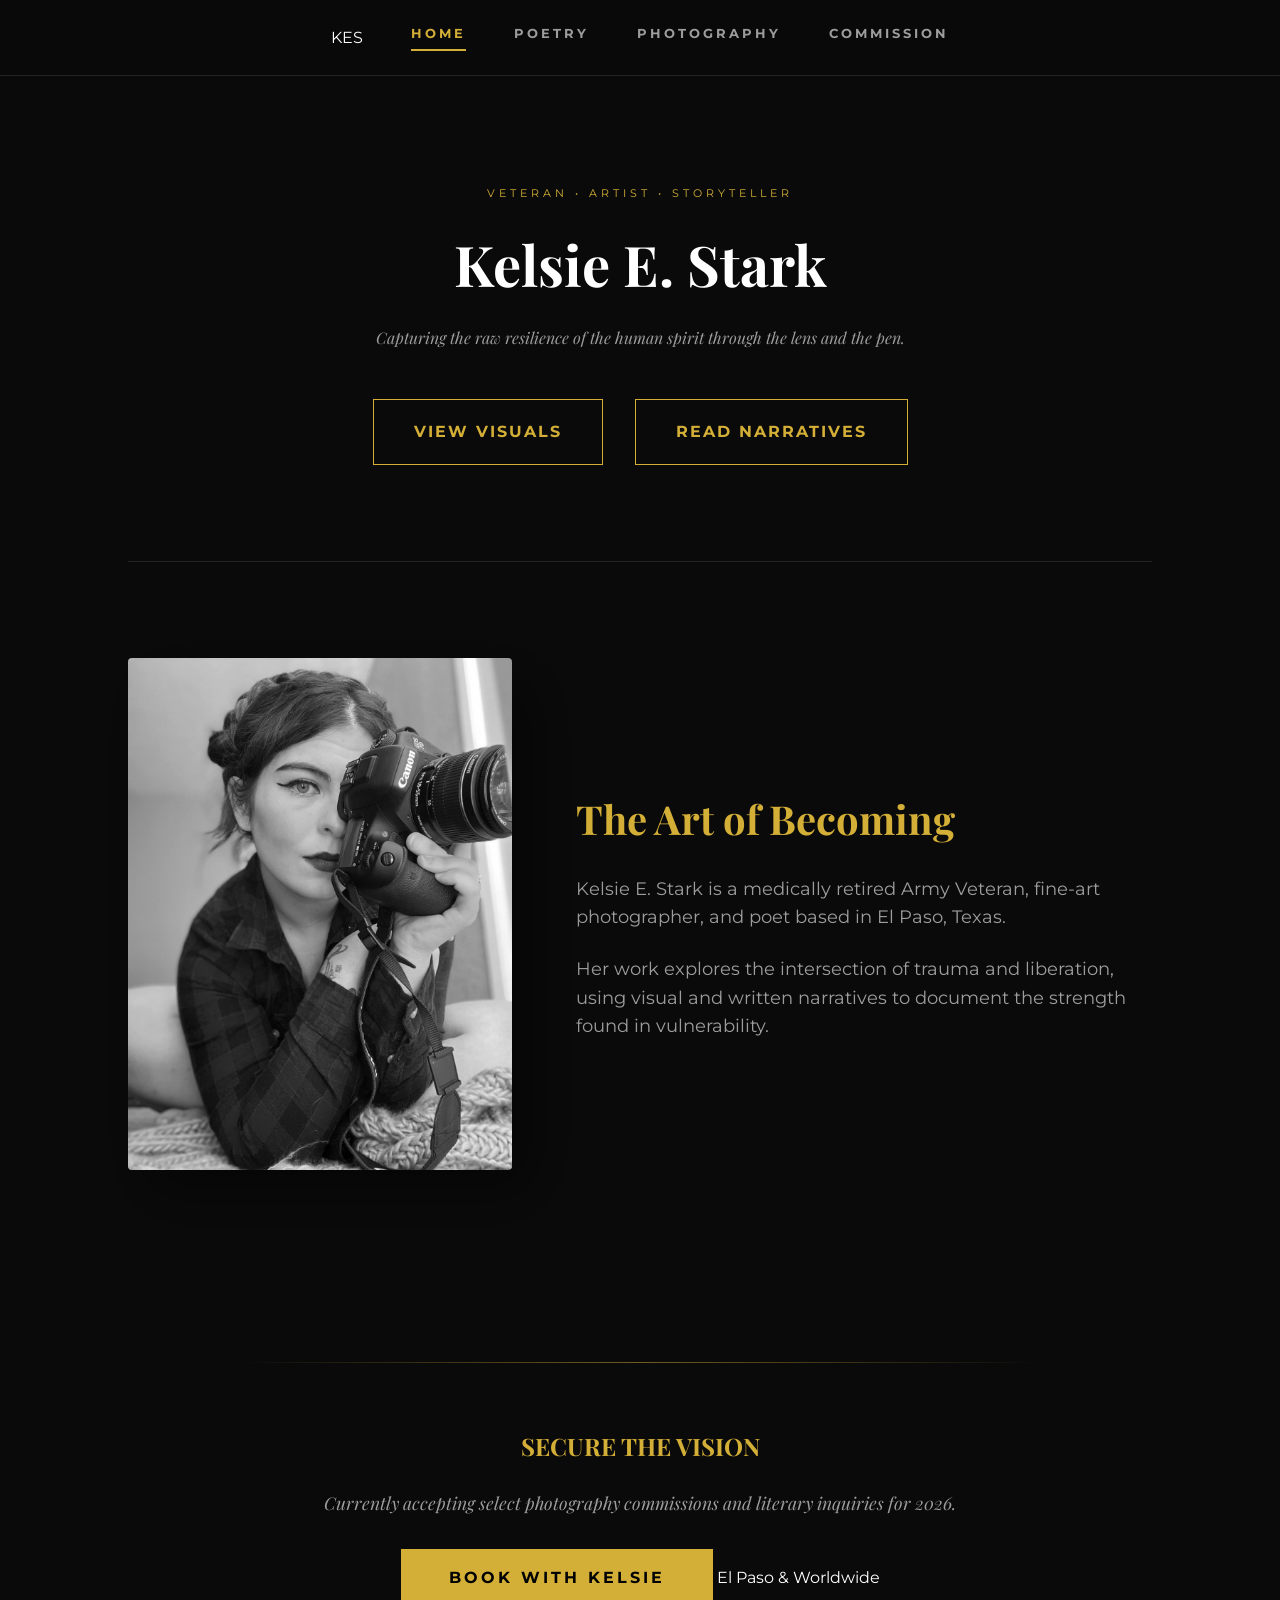
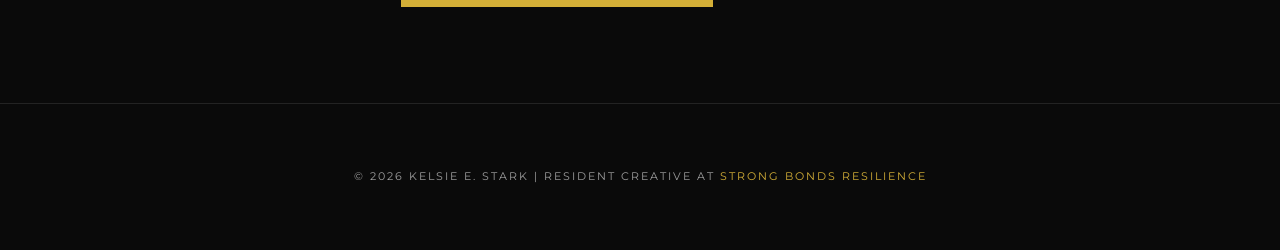
<file: index.html>
<!DOCTYPE html>
<html lang="en">
<head>
    <meta charset="UTF-8">
    <meta name="viewport" content="width=device-width, initial-scale=1.0">
    
    <title>Kelsie E. Stark | Fine Art Photographer & Poet | El Paso, TX</title>
    <meta name="description" content="Portfolio of Kelsie E. Stark, a medically retired Army Veteran, fine-art photographer, and poet. Exploring the intersection of trauma, resilience, and liberation.">
    <meta name="keywords" content="fine art photography, El Paso photographer, veteran artist, poetry, trauma and resilience art, artistic nudes, Kelsie Stark">
    <meta name="author" content="Kelsie E. Stark">

    <meta property="og:title" content="Kelsie E. Stark | Fine Art & Poetry">
    <meta property="og:description" content="Documenting the strength found in vulnerability through visual and written narratives.">
    <meta property="og:image" content="https://kelsiestark.com/asset/kelsie_stark_img.jpeg">
    <meta property="og:url" content="https://kelsiestark.com">

    <link rel="stylesheet" href="/css/style.css">
    <link rel="preconnect" href="https://fonts.googleapis.com">
    <link href="https://fonts.googleapis.com/css2?family=Playfair+Display:ital,wght@0,400;0,700;1,400&family=Montserrat:wght@300;400;700&display=swap" rel="stylesheet">
</head>
<body class="gallery-theme">

    <nav class="side-nav">
        <div class="nav-brand">KES</div>
        <a href="/index.html" class="active">Home</a>
        <a href="/poetry/index.html">Poetry</a>
        <a href="/photography/index.html">Photography</a>
        <a href="/contact.html">Commission</a>
    </nav>

    <main class="main-content">
        
        <header class="hub-header" style="border-bottom: none; margin-bottom: 4rem; padding-top: 5vh;">
            <span class="category-tag">Veteran • Artist • Storyteller</span>
            <h1 style="cursor: default;">Kelsie E. Stark</h1>
            <p class="subtitle" style="font-style: italic; font-family: 'Playfair Display', serif;">
                Capturing the raw resilience of the human spirit through the lens and the pen.
            </p>
            
            <div style="margin-top: 3rem; display: flex; gap: 2rem; justify-content: center;">
                <a href="/photography/index.html" class="btn-secondary">View Visuals</a>
                <a href="/poetry/index.html" class="btn-secondary">Read Narratives</a>
            </div>
        </header>

        <section id="about" style="padding: 6rem 0; border-top: 1px solid var(--border); display: flex; gap: 4rem; align-items: center; flex-wrap: wrap; text-align: left;">
            <div style="flex: 1; min-width: 300px;">
                <img src="/asset/kelsie_stark_img.jpeg" alt="Kelsie E. Stark" style="width: 100%; border-radius: 4px; filter: grayscale(1); box-shadow: 20px 20px 60px rgba(0,0,0,0.5);">
            </div>
            <div style="flex: 1.5; min-width: 300px;">
                <h2 style="font-size: 2.5rem; margin-bottom: 1.5rem; color: var(--accent);">The Art of Becoming</h2>
                <p style="color: var(--text-muted); font-size: 1.1rem; margin-bottom: 1.5rem;">
                    Kelsie E. Stark is a medically retired Army Veteran, fine-art photographer, and poet based in El Paso, Texas. 
                </p>
                <p style="color: var(--text-muted); font-size: 1.1rem;">
                    Her work explores the intersection of trauma and liberation, using visual and written narratives to document the strength found in vulnerability.
                </p>
            </div>
        </section>

        <section class="artistic-statement">
            <div class="statement-divider"></div>
            <div class="statement-content">
                <h3>Secure the Vision</h3>
                <p>Currently accepting select photography commissions and literary inquiries for 2026.</p>
                <a href="/contact.html" class="btn-primary" style="display: inline-block; margin-top: 2rem; text-decoration: none; width: auto; padding: 1rem 3rem;">
                    Book with Kelsie
                </a>
                <span class="artist-signature">El Paso & Worldwide</span>
            </div>
        </section>

    </main>

    <footer class="bottom-footer">
        <p>© 2026 Kelsie E. Stark | Resident Creative at <a href="https://connectionsep.coffee" target="_blank" style="color: var(--accent); text-decoration: none;">Strong Bonds Resilience</a></p>
    </footer>

</body>
</html>
</file>
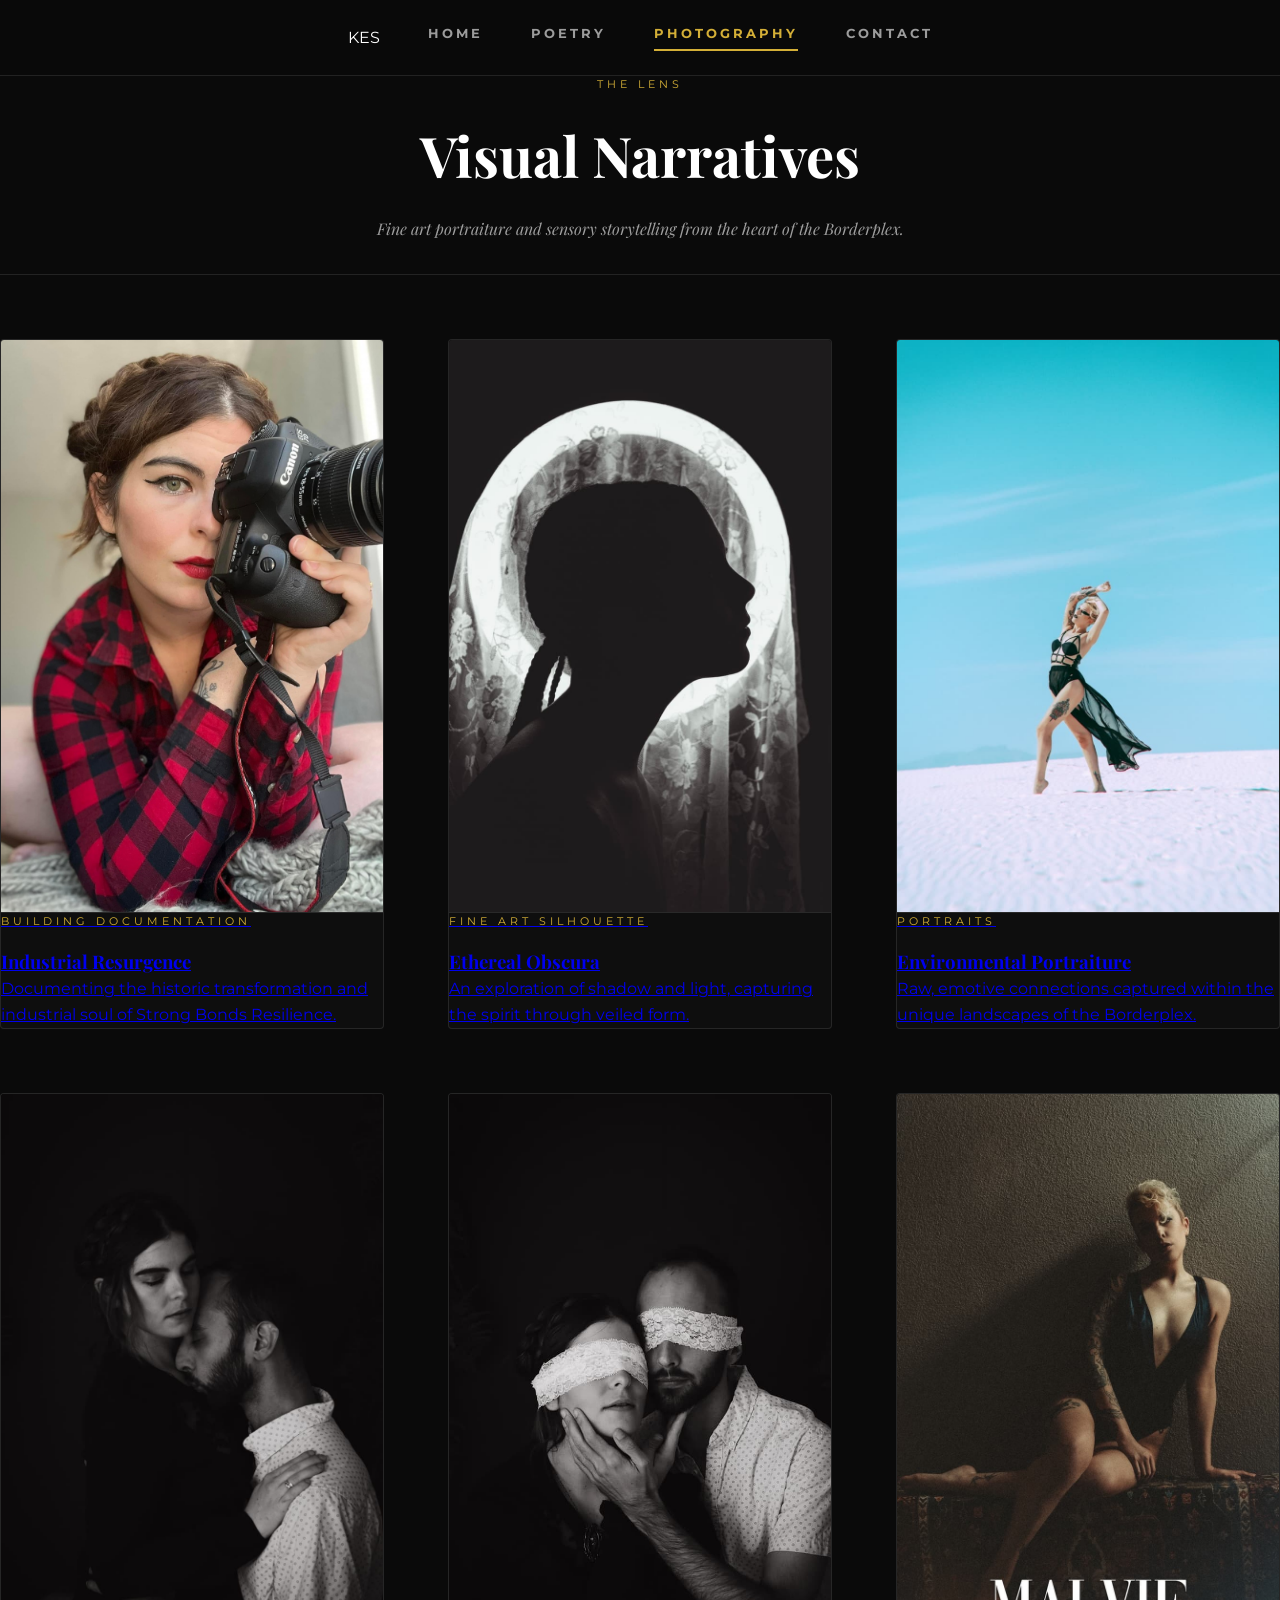
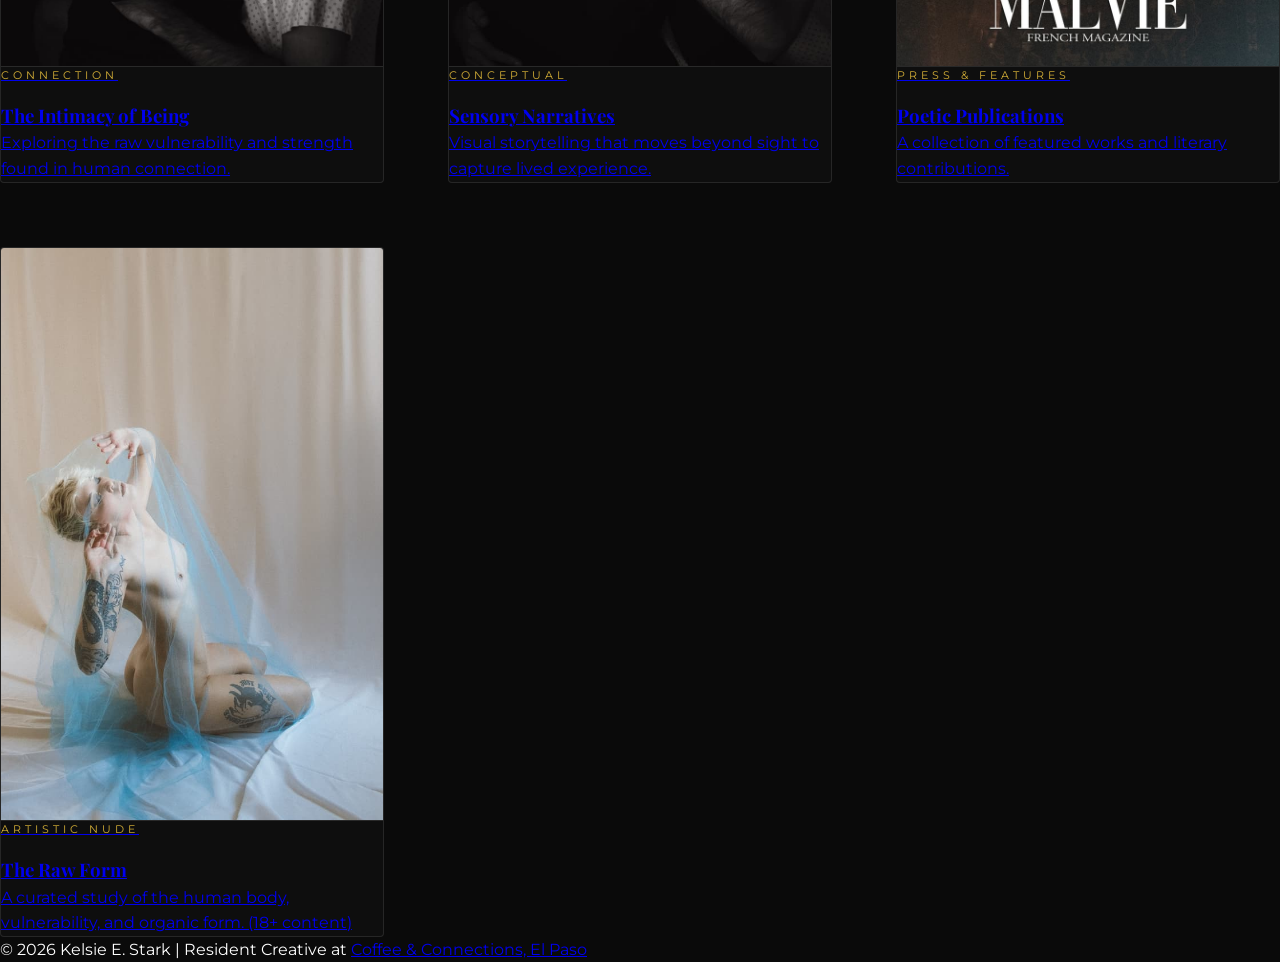
<file: photography/index.html>
<!DOCTYPE html>
<html lang="en">
<head>
    <meta charset="UTF-8">
    <meta name="viewport" content="width=device-width, initial-scale=1.0">
    <title>Visual Narratives | Kelsie E. Stark</title>
    <link rel="preconnect" href="https://fonts.googleapis.com">
    <link rel="preconnect" href="https://fonts.gstatic.com" crossorigin>
    <link href="https://fonts.googleapis.com/css2?family=Playfair+Display:ital,wght@0,400;0,700;1,400&family=Montserrat:wght@300;400;700&display=swap" rel="stylesheet">
    <link rel="stylesheet" href="/css/style.css">
</head>
<body class="gallery-theme">
    <nav class="side-nav">
        <div class="nav-brand">KES</div>
        <a href="/index.html">Home</a>
        <a href="/poetry/index.html">Poetry</a>
        <a href="/photography/index.html" class="active">Photography</a>
        <a href="/index.html#contact">Contact</a>
    </nav>

    <main class="content-area"> 
        <header class="hub-header">
            <span class="category-tag">The Lens</span>
            <h1>Visual Narratives</h1>
            <p class="subtitle">Fine art portraiture and sensory storytelling from the heart of the Borderplex.</p>
        </header>

        <section id="portfolio-grid" class="work-grid photography-grid" data-json-path="/json/photography.json">
            <div class="loader" style="grid-column: 1/-1; text-align: center; opacity: 0.5; font-style: italic;">
                Loading the Visual Narratives...
            </div>
        </section>
    </main>

    <footer class="resident-footer">
        <p>&copy; 2026 Kelsie E. Stark | Resident Creative at <a href="https://connectionsep.coffee" target="_blank">Coffee & Connections, El Paso</a></p>
    </footer>

    <script src="/java/photography.js"></script>
</body>
</html>
</file>
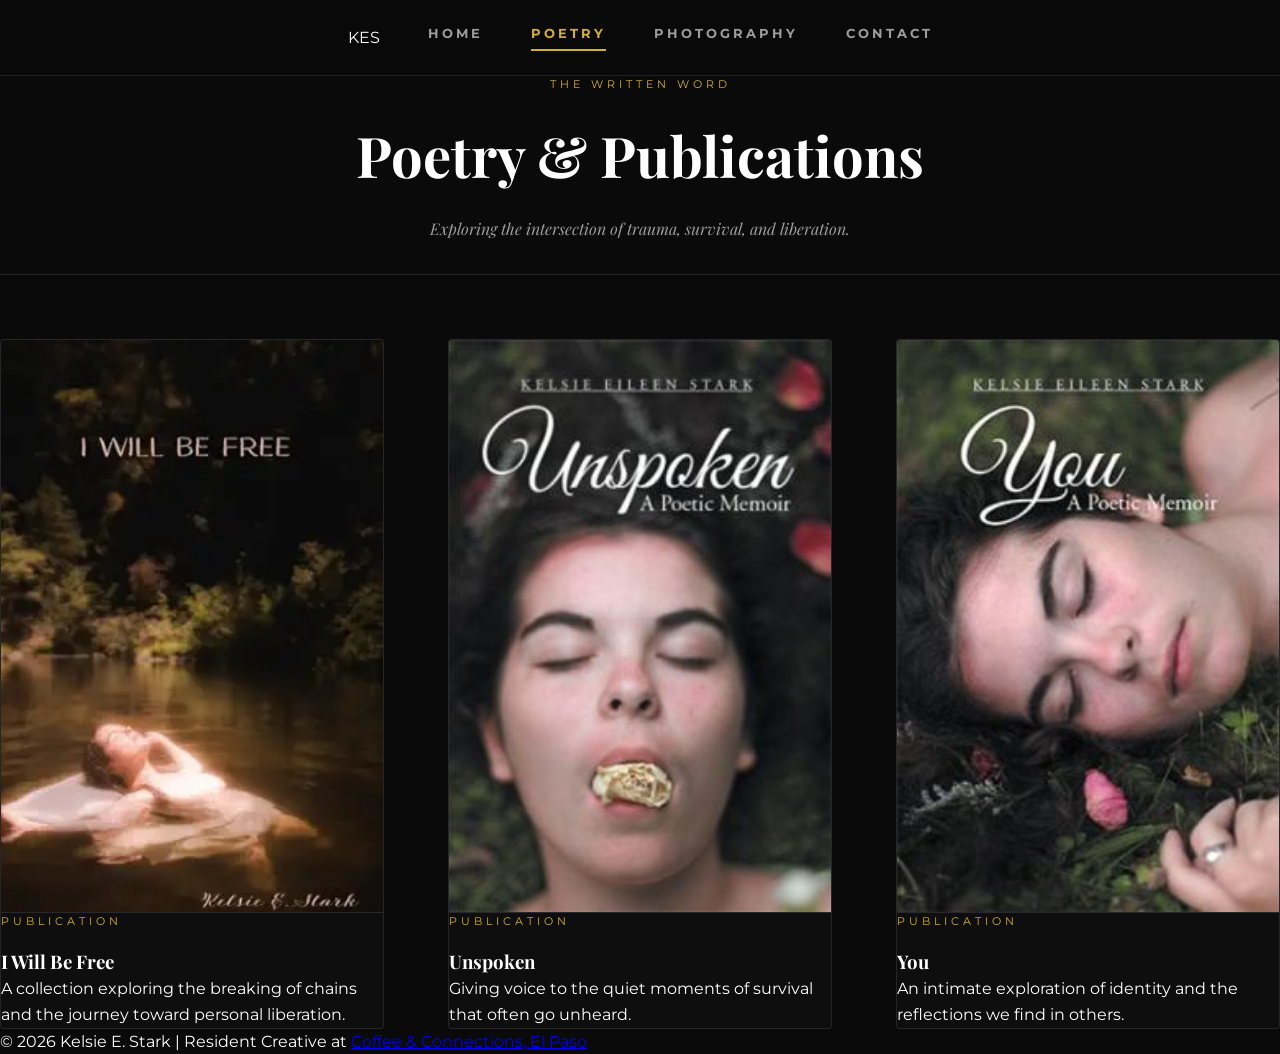
<file: poetry/index.html>
<!DOCTYPE html>
<html lang="en">
<head>
    <meta charset="UTF-8">
    <meta name="viewport" content="width=device-width, initial-scale=1.0">
    <title>Poetry & Publications | Kelsie E. Stark</title>
    <link rel="preconnect" href="https://fonts.googleapis.com">
    <link rel="preconnect" href="https://fonts.gstatic.com" crossorigin>
    <link href="https://fonts.googleapis.com/css2?family=Playfair+Display:ital,wght@0,400;0,700;1,400&family=Montserrat:wght@300;400;700&display=swap" rel="stylesheet">
    <link rel="stylesheet" href="/css/style.css">
</head>
<body class="gallery-theme">
    <nav class="side-nav">
        <div class="nav-brand">KES</div>
        <a href="/index.html">Home</a>
        <a href="/poetry/index.html" class="active">Poetry</a>
        <a href="/photography/index.html">Photography</a>
        <a href="/index.html#contact">Contact</a>
    </nav>

    <main class="content-area"> 
        <header class="hub-header">
            <span class="category-tag">The Written Word</span>
            <h1>Poetry & Publications</h1>
            <p class="subtitle">Exploring the intersection of trauma, survival, and liberation.</p>
        </header>

        <section id="books-grid" class="work-grid" data-json-path="/json/books.json">
            <div class="loader" style="grid-column: 1/-1; text-align: center; opacity: 0.5; font-style: italic;">
                Gathering the narratives...
            </div>
        </section>
    </main>

    <footer class="resident-footer">
        <p>&copy; 2026 Kelsie E. Stark | Resident Creative at <a href="https://connectionsep.coffee" target="_blank">Coffee & Connections, El Paso</a></p>
    </footer>

    <script src="/java/books.js"></script>
</body>
</html>
</file>
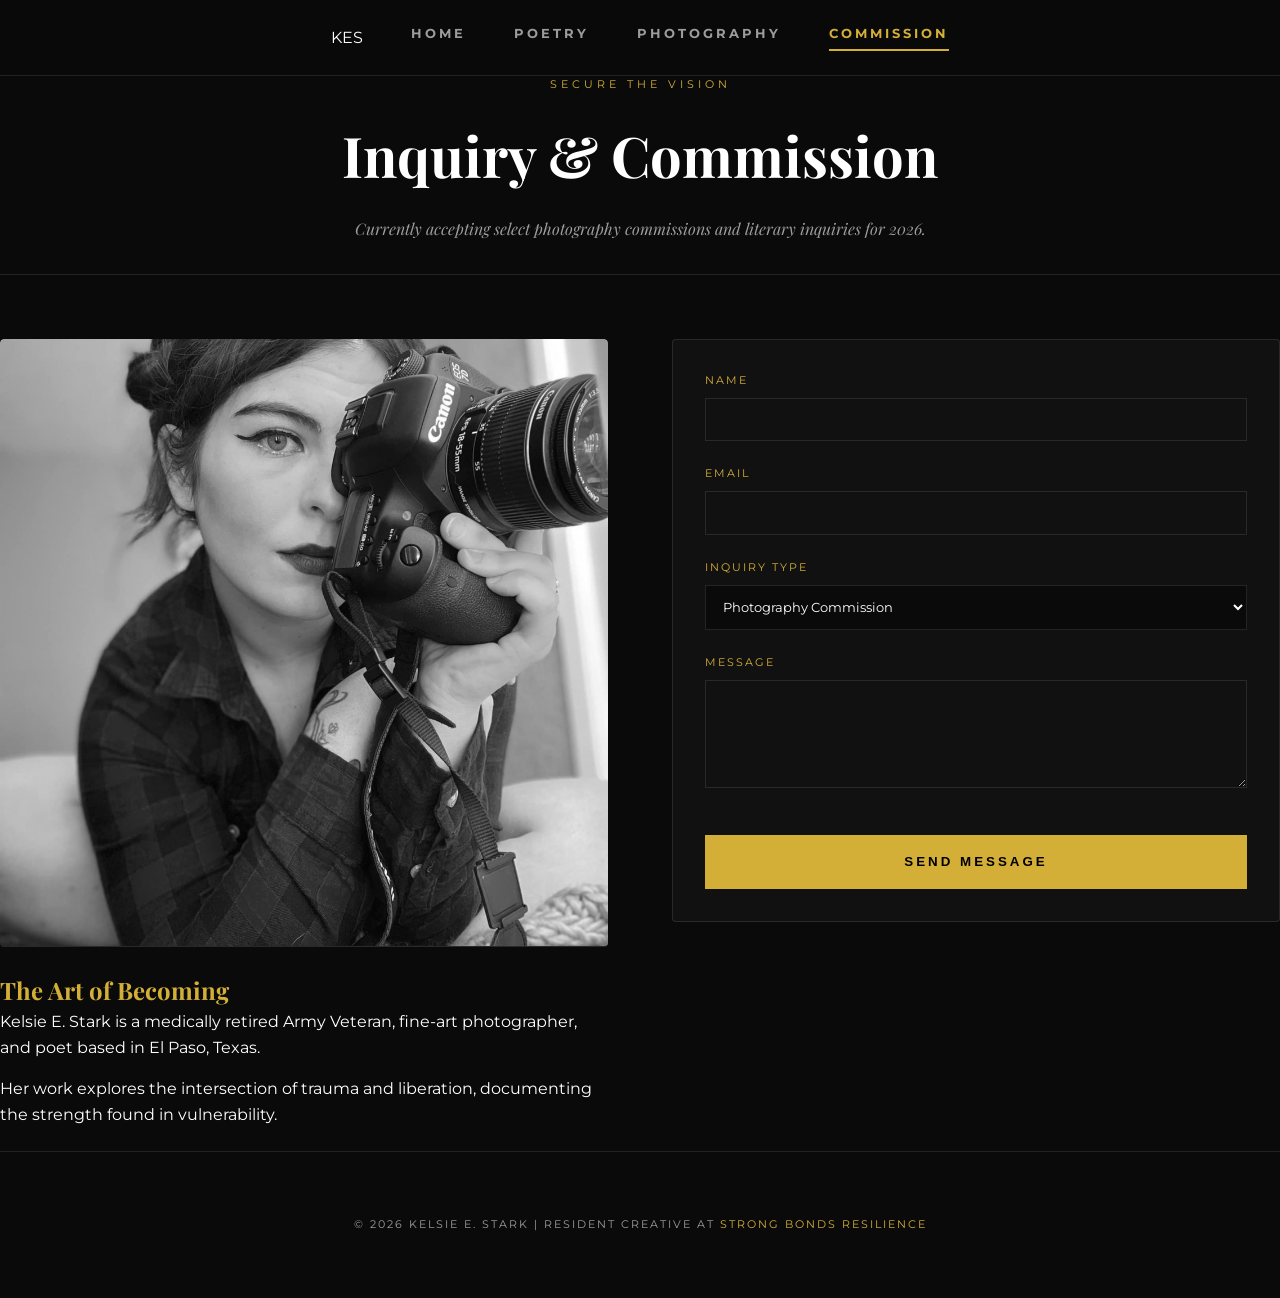
<file: contact.html>
<!DOCTYPE html>
<html lang="en">
<head>
    <meta charset="UTF-8">
    <meta name="viewport" content="width=device-width, initial-scale=1.0">
    <title>Contact & Commissions | Kelsie E. Stark</title>
    
    <link rel="preconnect" href="https://fonts.googleapis.com">
    <link rel="preconnect" href="https://fonts.gstatic.com" crossorigin>
    <link href="https://fonts.googleapis.com/css2?family=Playfair+Display:ital,wght@0,400;0,700;1,400&family=Montserrat:wght@300;400;700&display=swap" rel="stylesheet">
    
    <link rel="stylesheet" href="/css/style.css">
</head>
<body class="gallery-theme">

    <nav class="side-nav">
        <div class="nav-brand">KES</div>
        <a href="/index.html">Home</a>
        <a href="/poetry/index.html">Poetry</a>
        <a href="/photography/index.html">Photography</a>
        <a href="/contact.html" class="active">Commission</a>
    </nav>

    <main class="content-area">
        
        <header class="hub-header">
            <span class="category-tag">Secure the Vision</span>
            <h1>Inquiry & Commission</h1>
            <p class="subtitle">Currently accepting select photography commissions and literary inquiries for 2026.</p>
        </header>

        <section class="work-grid" style="grid-template-columns: repeat(auto-fit, minmax(300px, 1fr)); align-items: start;">
            
            <div class="work-card" style="border: none; background: transparent;">
                <div class="work-media" style="aspect-ratio: 1/1; border-radius: 4px;">
                    <img src="/asset/kelsie_stark_img.jpeg" alt="Kelsie E. Stark" style="filter: grayscale(1);">
                </div>
                <div class="work-info" style="text-align: left; padding: 1.5rem 0;">
                    <h2 style="font-family: 'Playfair Display'; color: var(--accent);">The Art of Becoming</h2>
                    <p style="margin-bottom: 1rem;">Kelsie E. Stark is a medically retired Army Veteran, fine-art photographer, and poet based in El Paso, Texas.</p>
                    <p>Her work explores the intersection of trauma and liberation, documenting the strength found in vulnerability.</p>
                </div>
            </div>

            <div class="work-card" style="padding: 2rem; background: rgba(255,255,255,0.03);">
                <form action="https://formspree.io/f/YOUR_ID_HERE" method="POST" style="display: flex; flex-direction: column; gap: 1.5rem;">
                    <div>
                        <label style="display: block; font-size: 0.7rem; letter-spacing: 2px; text-transform: uppercase; margin-bottom: 0.5rem; color: var(--accent);">Name</label>
                        <input type="text" name="name" required style="width: 100%; background: transparent; border: 1px solid var(--border); padding: 0.8rem; color: white; font-family: 'Montserrat';">
                    </div>
                    
                    <div>
                        <label style="display: block; font-size: 0.7rem; letter-spacing: 2px; text-transform: uppercase; margin-bottom: 0.5rem; color: var(--accent);">Email</label>
                        <input type="email" name="_replyto" required style="width: 100%; background: transparent; border: 1px solid var(--border); padding: 0.8rem; color: white; font-family: 'Montserrat';">
                    </div>

                    <div>
                        <label style="display: block; font-size: 0.7rem; letter-spacing: 2px; text-transform: uppercase; margin-bottom: 0.5rem; color: var(--accent);">Inquiry Type</label>
                        <select name="type" style="width: 100%; background: #0a0a0a; border: 1px solid var(--border); padding: 0.8rem; color: white; font-family: 'Montserrat';">
                            <option value="photography">Photography Commission</option>
                            <option value="poetry">Poetry / Literary Inquiry</option>
                            <option value="other">General Connection</option>
                        </select>
                    </div>

                    <div>
                        <label style="display: block; font-size: 0.7rem; letter-spacing: 2px; text-transform: uppercase; margin-bottom: 0.5rem; color: var(--accent);">Message</label>
                        <textarea name="message" rows="5" required style="width: 100%; background: transparent; border: 1px solid var(--border); padding: 0.8rem; color: white; font-family: 'Montserrat'; resize: vertical;"></textarea>
                    </div>

                    <button type="submit" class="enter-btn" style="width: 100%; margin-top: 1rem;">Send Message</button>
                </form>
            </div>

        </section>

    </main>

    <footer class="bottom-footer">
        <p>© 2026 Kelsie E. Stark | Resident Creative at <a href="https://connectionsep.coffee" target="_blank" style="color: var(--accent); text-decoration: none;">Strong Bonds Resilience</a></p>
    </footer>

</body>
</html>
</file>
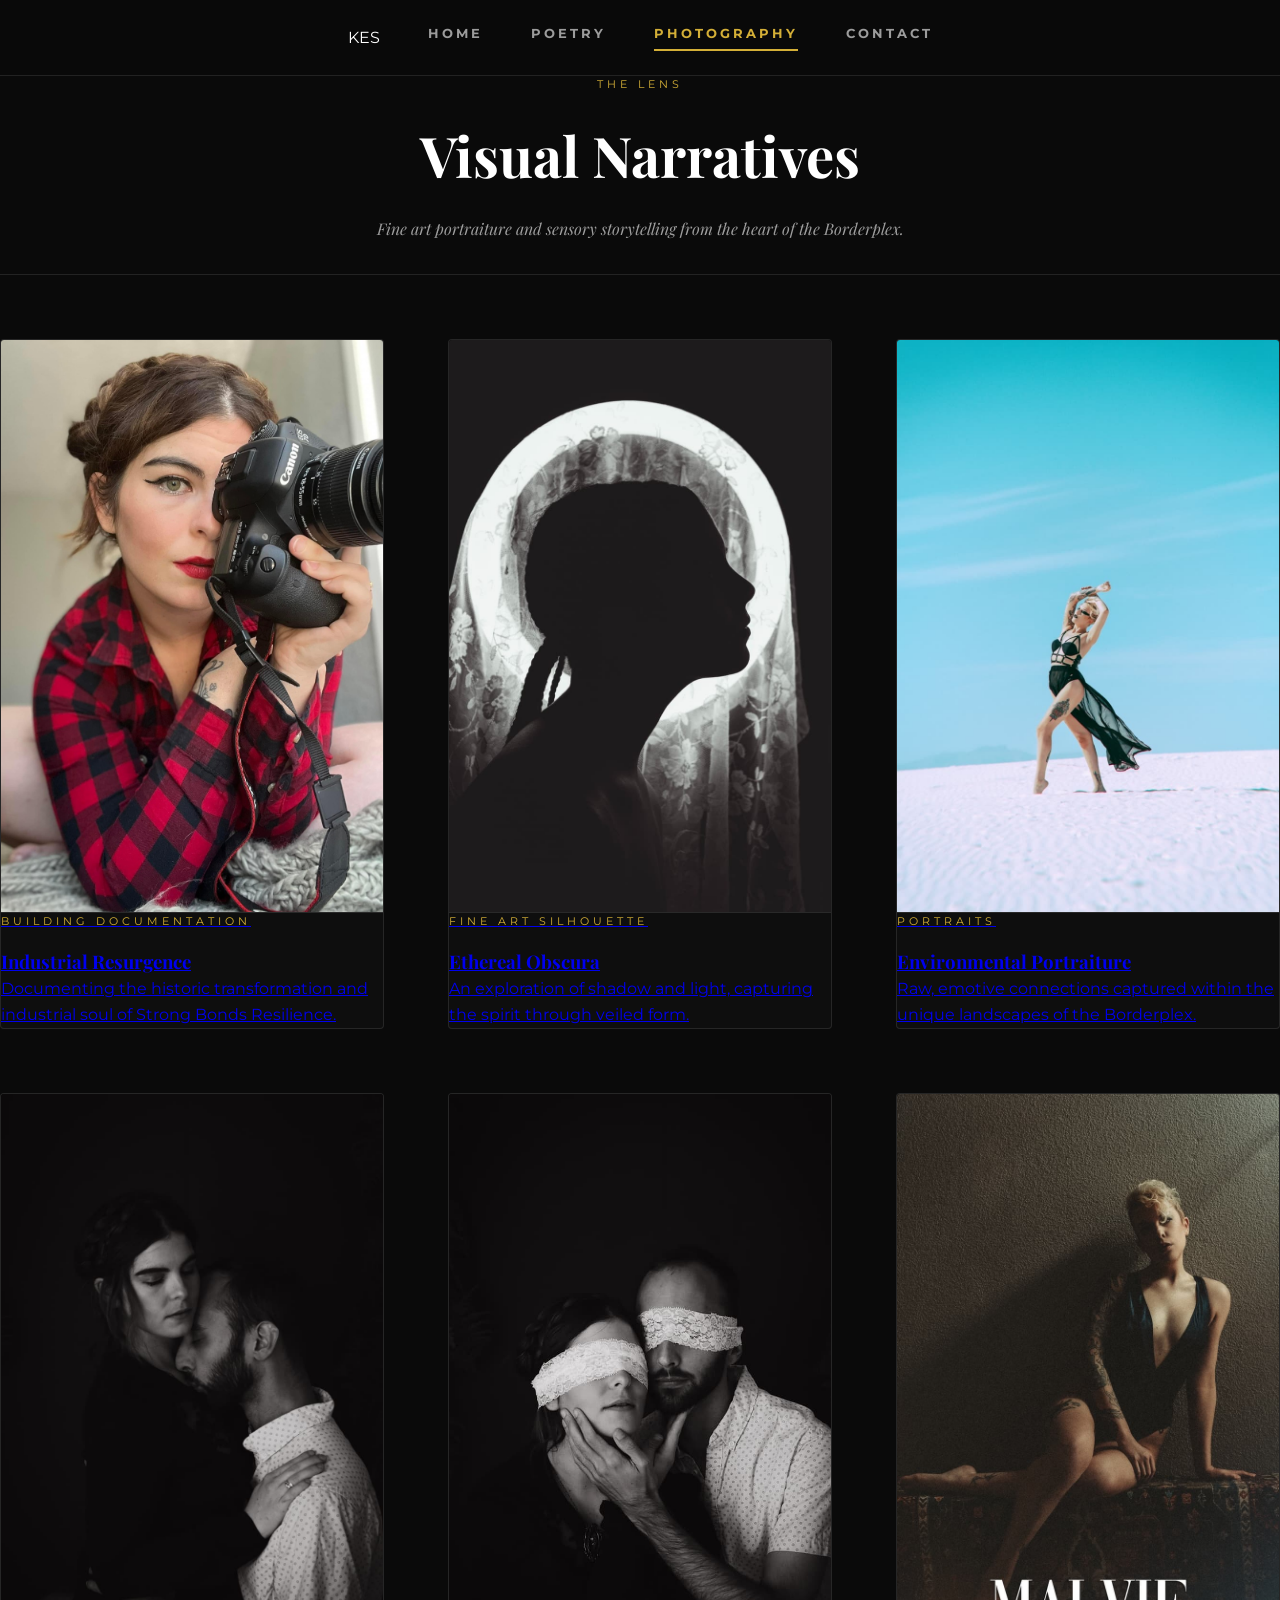
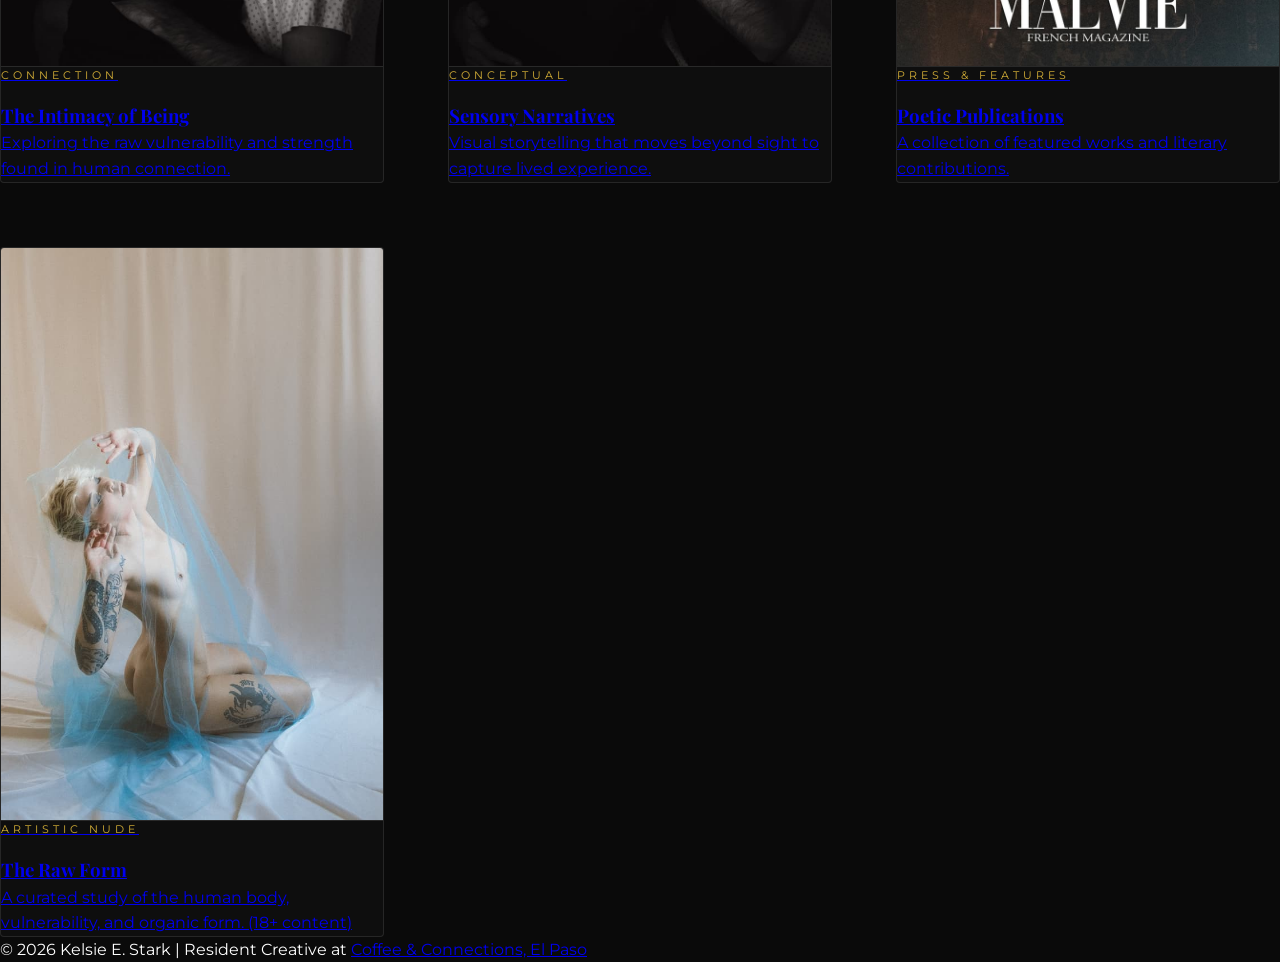
<file: photography/gallery.html>
<!DOCTYPE html>
<html lang="en">
<head>
    <meta charset="UTF-8">
    <meta name="viewport" content="width=device-width, initial-scale=1.0">
    <title>Gallery | Kelsie E. Stark</title>
    <link rel="preconnect" href="https://fonts.googleapis.com">
    <link rel="preconnect" href="https://fonts.gstatic.com" crossorigin>
    <link href="https://fonts.googleapis.com/css2?family=Playfair+Display:ital,wght@0,400;0,700;1,400&family=Montserrat:wght@300;400;700&display=swap" rel="stylesheet">
    <link rel="stylesheet" href="/css/style.css">
</head>
<body class="gallery-theme">
    <nav class="side-nav">
        <div class="nav-brand">KES</div>
        <a href="/index.html">Home</a>
        <a href="/poetry/index.html">Poetry</a>
        <a href="/photography/index.html" class="active">Photography</a>
        <a href="/index.html#contact">Contact</a>
    </nav>

    <main class="content-area"> 
        <header class="hub-header">
            <a href="/photography/index.html" style="color: var(--accent); text-decoration: none; font-size: 0.8rem; letter-spacing: 2px; text-transform: uppercase;">← Back to Collections</a>
            <h1 id="gallery-title">Visual Narrative</h1>
            <p id="gallery-subtitle" class="subtitle">Loading collection...</p>
        </header>

        <section id="category-grid" class="work-grid">
            <div class="loader" style="grid-column: 1/-1; text-align: center; opacity: 0.5;">
                Curating the collection...
            </div>
        </section>
    </main>

    <footer class="resident-footer">
        <p>&copy; 2026 Kelsie E. Stark | Resident Creative at <a href="https://connectionsep.coffee" target="_blank">Strong Bonds Resilience</a></p>
    </footer>

    <script src="/java/gallery.js"></script>
</body>
</html>
</file>
<file: css/style.css>
/* =========================================
    KELSIE E. STARK | GLOBAL PORTFOLIO STYLES
    Theme: Gallery Noir
    Organization: Linear / Structural
   ========================================= */

/* 1. CORE VARIABLES */
:root {
    --bg: #0a0a0a;
    --accent: #d4af37;
    --text-main: #ffffff;
    --text-muted: rgba(255, 255, 255, 0.6);
    --border: rgba(255, 255, 255, 0.1);
    --transition: 0.4s cubic-bezier(0.25, 0.46, 0.45, 0.94);
}

/* 2. GLOBAL DEFAULTS & BASE UI */
* {
    margin: 0;
    padding: 0;
    box-sizing: border-box;
}

body {
    background-color: var(--bg);
    color: var(--text-main);
    font-family: 'Montserrat', sans-serif;
    line-height: 1.6;
    overflow-x: hidden;
}

h1, h2, h3 {
    font-family: 'Playfair Display', serif;
}

img {
    max-width: 100%;
    display: block;
}

/* 3. PRIMARY NAVIGATION (Header) */
.side-nav {
    width: 100%;
    padding: 1.5rem 10% !important;
    border-bottom: 1px solid var(--border);
    display: flex;
    justify-content: center;
    align-items: center;
    gap: 3rem;
    position: sticky;
    top: 0;
    background: rgba(10, 10, 10, 0.95);
    backdrop-filter: blur(10px);
    z-index: 1000;
}

.side-nav a {
    color: var(--text-muted);
    text-decoration: none;
    text-transform: uppercase;
    font-size: 0.8rem;
    font-weight: 700;
    letter-spacing: 3px;
    transition: var(--transition);
    padding-bottom: 5px;
    border-bottom: 2px solid transparent;
}

.side-nav a:hover, 
.side-nav a.active {
    color: var(--accent);
    border-bottom: 2px solid var(--accent);
}

/* 4. MAIN LAYOUT CONTAINERS */
.main-content {
    width: 100%;
    max-width: 1400px;
    margin: 0 auto;
    padding: 4rem 10% !important;
}

/* 5. PAGE HEADERS (Title Sections) */
.hub-header {
    margin-bottom: 4rem;
    border-bottom: 1px solid var(--border);
    padding-bottom: 2rem;
    text-align: center;
}

.hub-header h1 { 
    font-size: clamp(2.2rem, 5vw, 3.5rem); 
    margin-bottom: 1rem; 
}

.category-tag, .tagline {
    font-size: 0.7rem;
    text-transform: uppercase;
    letter-spacing: 4px;
    color: var(--accent);
    display: block;
    margin-bottom: 1rem;
}

.subtitle, .voice {
    max-width: 700px;
    margin: 0 auto;
    color: var(--text-muted);
    font-family: 'Playfair Display', serif;
    font-style: italic;
}

/* 6. HOME PAGE HERO SECTION */
.hero-center {
    width: 100%;
    min-height: 70vh;
    display: flex;
    justify-content: center;
    align-items: center;
    text-align: center;
    padding: 4rem 0;
}

.intro h1 {
    font-size: clamp(3rem, 10vw, 5.5rem);
    letter-spacing: 10px;
    margin: 1.5rem 0;
}

.cta-group {
    display: flex;
    gap: 2rem;
    justify-content: center;
    margin-top: 3rem;
}

/* 7. PORTFOLIO & WORK GRIDS */
.work-grid {
    display: grid;
    grid-template-columns: repeat(3, 1fr);
    gap: 4rem;
    width: 100%;
}

.photography-grid {
    grid-template-columns: repeat(auto-fit, minmax(320px, 1fr));
}

.work-card {
    background: rgba(255, 255, 255, 0.02);
    border: 1px solid var(--border);
    border-radius: 4px;
    transition: var(--transition);
    display: flex;
    flex-direction: column;
    overflow: hidden;
    animation: fadeIn 0.8s ease forwards;
    text-decoration: none;
    color: inherit;
}

.work-card:hover {
    border-color: var(--accent);
    transform: translateY(-10px);
}

.work-media {
    width: 100%;
    aspect-ratio: 4 / 6;
    background: #111;
    overflow: hidden;
    border-bottom: 1px solid var(--border);
}

.work-media img {
    width: 100%;
    height: 100%;
    object-fit: cover;
    transition: 0.6s ease;
}

.work-card:hover .work-media img {
    transform: scale(1.05);
}

/* 8. CONTACT FORM STYLES */
#contact-kelsie {
    max-width: 600px;
    margin: 0 auto 4rem;
    background: rgba(255, 255, 255, 0.03);
    padding: 3rem;
    border: 1px solid var(--border);
}

.form-group {
    margin-bottom: 2rem;
    display: flex;
    flex-direction: column;
}

.form-group label {
    font-size: 0.75rem;
    text-transform: uppercase;
    letter-spacing: 2px;
    color: var(--accent);
    margin-bottom: 0.8rem;
}

.form-group input, 
.form-group select, 
.form-group textarea {
    background: #000;
    border: 1px solid var(--border);
    color: var(--text-main);
    padding: 1rem;
    font-family: 'Montserrat', sans-serif;
    transition: var(--transition);
}

.form-group input:focus, 
.form-group textarea:focus {
    outline: none;
    border-color: var(--accent);
}

/* 9. BUTTONS (Common UI) */
.btn-primary, .enter-btn {
    background: var(--accent);
    color: #000;
    padding: 1.2rem 2.5rem;
    text-transform: uppercase;
    font-weight: bold;
    letter-spacing: 3px;
    border: none;
    cursor: pointer;
    transition: var(--transition);
    text-decoration: none;
    display: inline-block;
}

.btn-secondary {
    display: inline-block;
    padding: 1.2rem 2.5rem;
    border: 1px solid var(--accent);
    color: var(--accent);
    text-decoration: none;
    text-transform: uppercase;
    font-weight: bold;
    letter-spacing: 2px;
    transition: var(--transition);
}

.btn-primary:hover, .enter-btn:hover {
    filter: brightness(1.2);
    transform: translateY(-3px);
}

.btn-secondary:hover {
    background: var(--accent);
    color: #000;
}

/* 10. ARTISTIC STATEMENTS & CALENDAR SECTIONS */
.artistic-statement, #calendar-booking {
    margin: 6rem auto 2rem;
    max-width: 800px;
    text-align: center;
}

.statement-divider {
    border: 0;
    height: 1px;
    background: linear-gradient(to right, transparent, var(--accent), transparent);
    margin-bottom: 4rem;
    opacity: 0.5;
}

.statement-content h3 {
    font-size: 1.5rem;
    color: var(--accent);
    margin-bottom: 1.5rem;
    text-transform: uppercase;
}

.statement-content p {
    font-family: 'Playfair Display', serif;
    font-style: italic;
    font-size: 1.1rem;
    color: var(--text-muted);
}

/* 11. FOOTER */
.bottom-footer {
    width: 100%;
    text-align: center;
    padding: 4rem 10%;
    border-top: 1px solid var(--border);
    font-size: 0.7rem;
    text-transform: uppercase;
    letter-spacing: 2px;
    color: var(--text-muted);
}

/* 12. UTILITIES & ANIMATIONS */
@keyframes fadeIn {
    from { opacity: 0; transform: translateY(20px); }
    to { opacity: 1; transform: translateY(0); }
}

@media (max-width: 768px) {
    .side-nav { gap: 1rem; padding: 1rem 5% !important; }
    .main-content { padding: 3rem 5% !important; }
    .work-grid { grid-template-columns: 1fr; }
    #contact-kelsie { padding: 2rem 1rem; }
}
</file>
